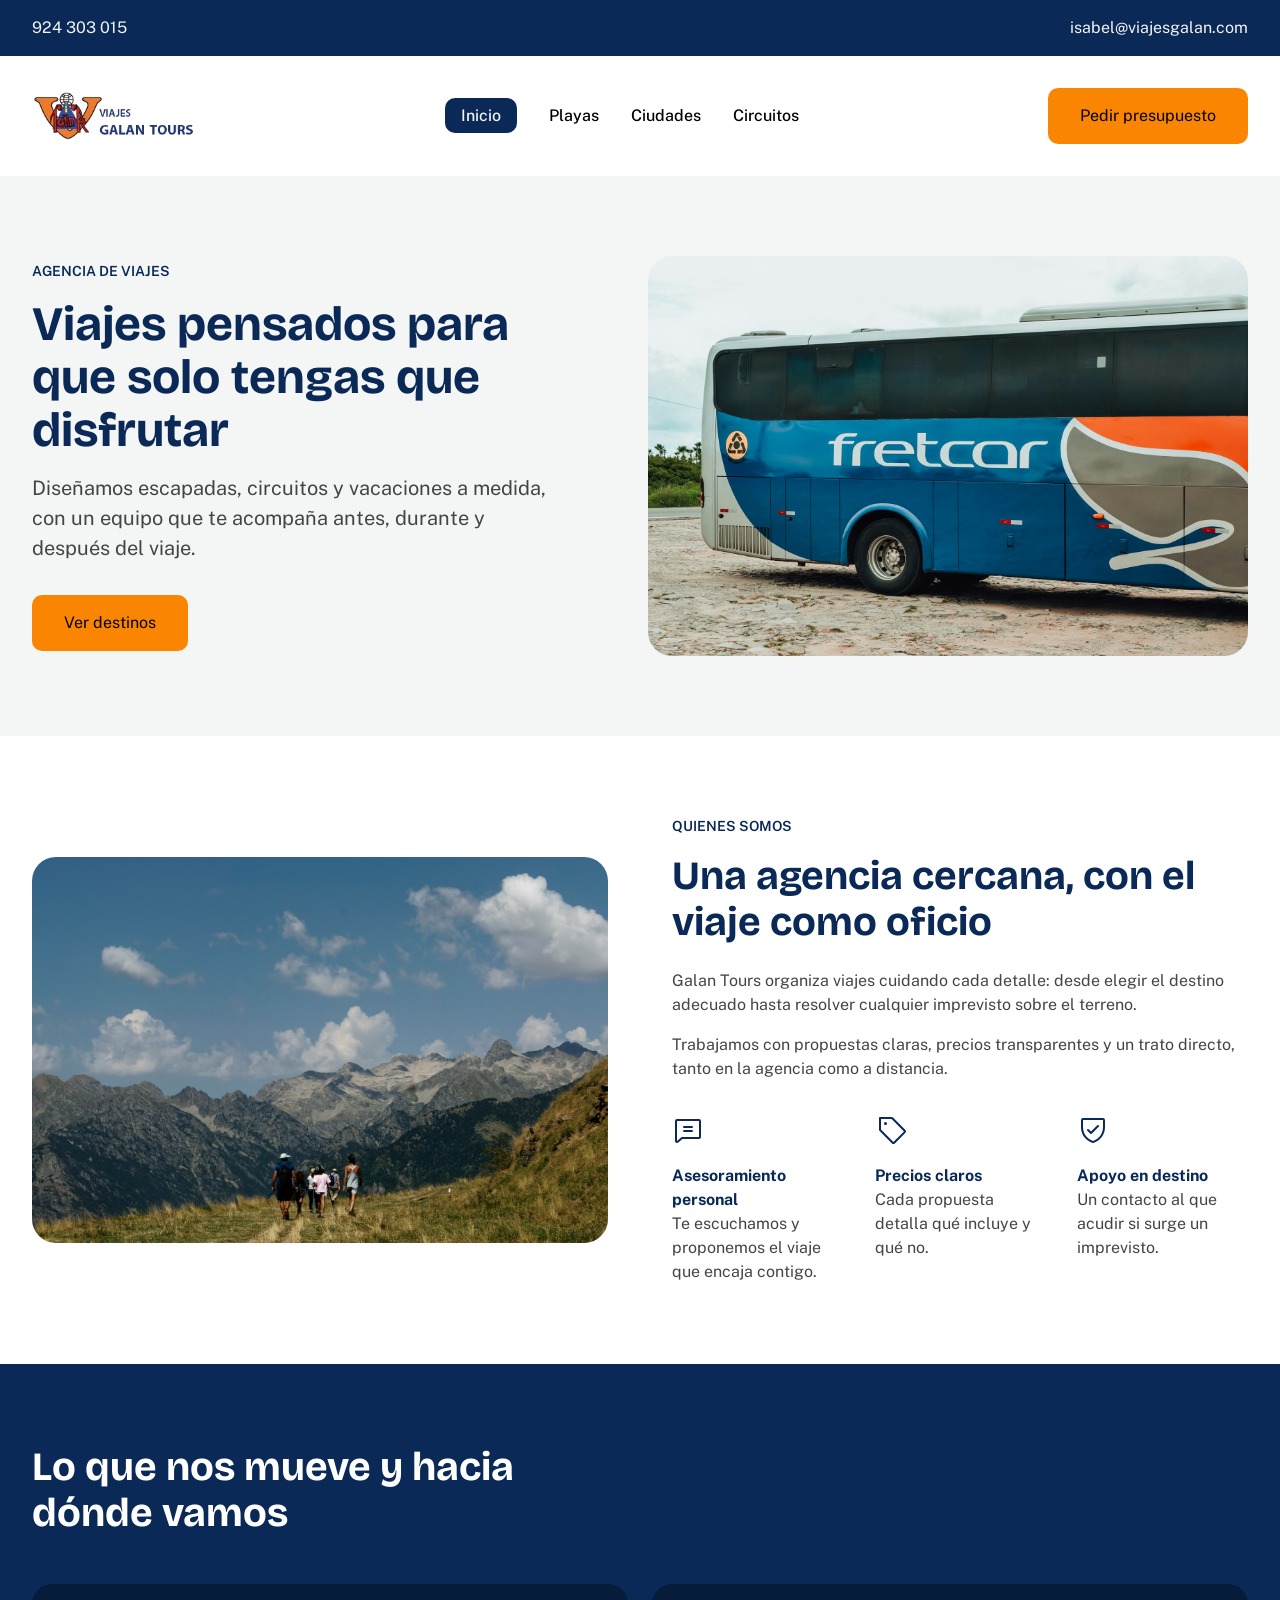
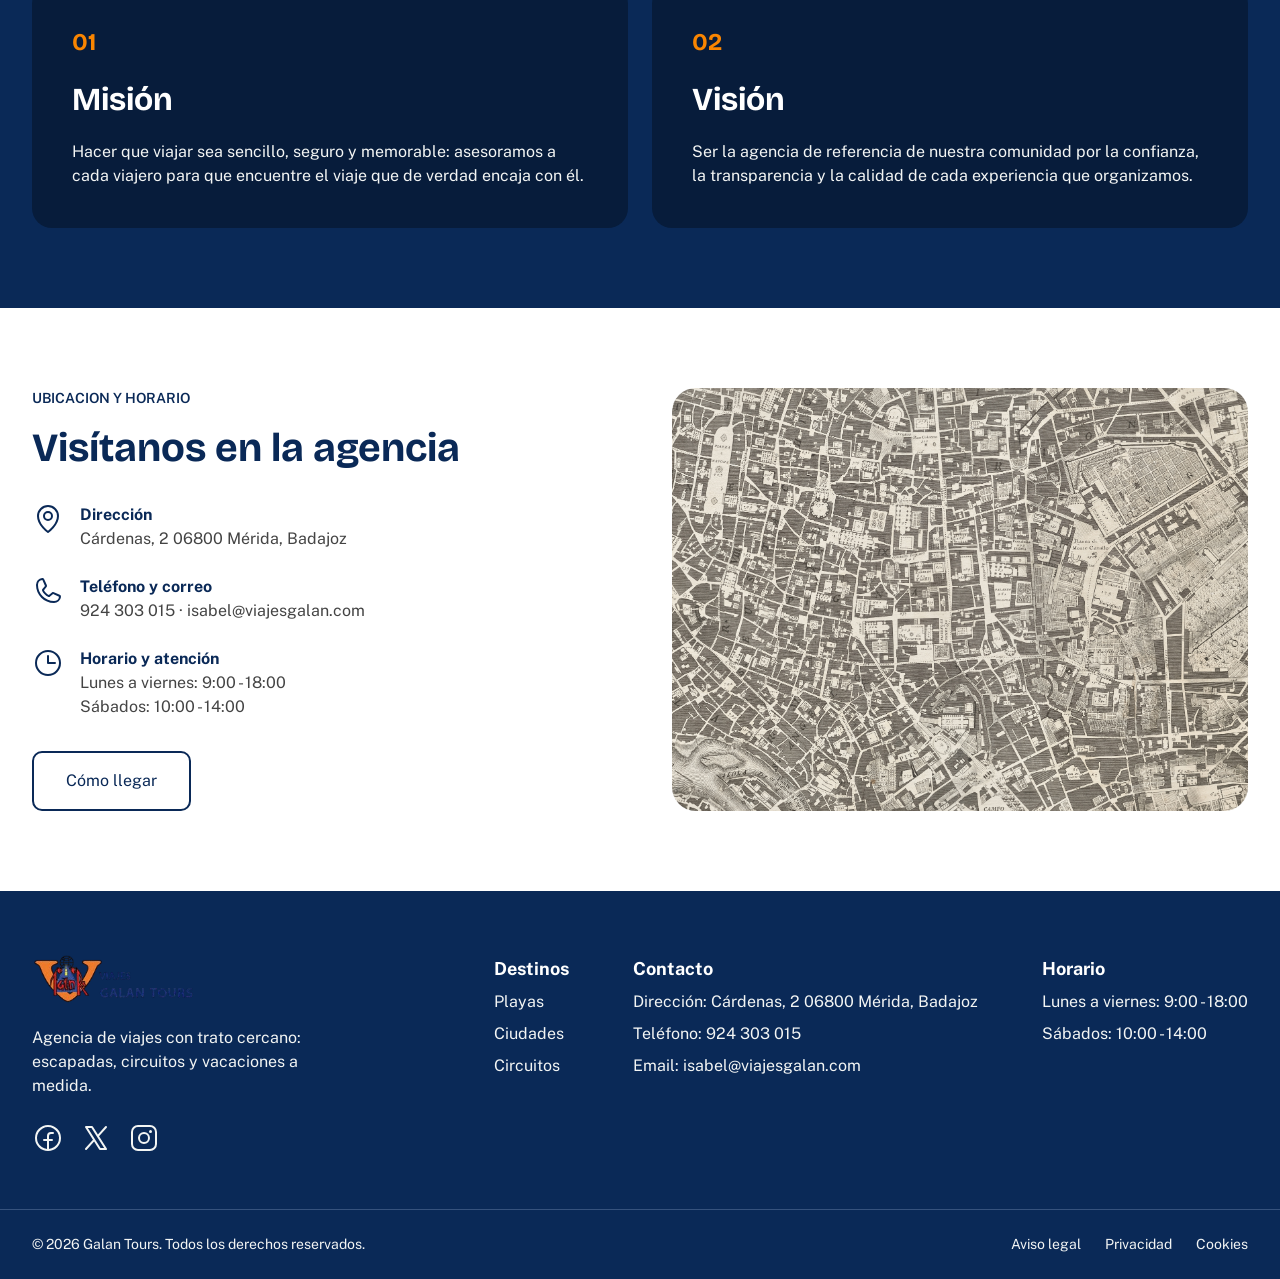
<file: Proyecto_Agencia/index.html>
<!DOCTYPE html>
<html lang="es">
<head>
    <meta charset="UTF-8">
    <meta name="viewport" content="width=device-width, initial-scale=1.0">
    <link rel="stylesheet" href="./styles/style.css">
    <title>Galan Tours</title>
</head>
<body>
    <header>
        <div class="header_up">
            <div class="container header_info">
                <p>924 303 015</p>
                <p>isabel@viajesgalan.com</p>
            </div>
        </div>

        <div class="container header_down">
            <img src="./images/logo.png" alt="Logo de Galan Tours">

            <nav>
                <ul>
                    <li><a href="#" class="a_activo">Inicio</a></li>
                    <li><a href="#">Playas</a></li>
                    <li><a href="#">Ciudades</a></li>
                    <li><a href="#">Circuitos</a></li>
                </ul>
            </nav>

            <a href="#" class="a_destacado">Pedir presupuesto</a>
        </div>
    </header>

    <main>
        <div class="banner_bg">
            <section id="banner" class="container">
                <div class="banner_texto">
                    <p class="etiqueta">AGENCIA DE VIAJES</p>
                    <h1>Viajes pensados para que solo tengas que disfrutar</h1>
                    <p class="banner_descripcion">Diseñamos escapadas, circuitos y vacaciones a medida, con un equipo que te acompaña antes, durante y después del viaje.</p>
                    <a href="#" class="a_destacado">Ver destinos</a>
                </div>

                <div>
                    <img src="./images/banner.jpg" alt="Imagen de la agencia de viajes" width="600">
                </div>
            </section>
        </div>

        <section id="presentacion" class="container">
            <div>
                <img src="./images/presentacion.jpg" alt="Imagen de la agencia de viajes">
            </div>

            <div>
                <p class="etiqueta">QUIENES SOMOS</p>
                <h2>Una agencia cercana, con el viaje como oficio</h2>
                <p class="texto">Galan Tours organiza viajes cuidando cada detalle: desde elegir el destino adecuado hasta resolver cualquier imprevisto sobre el terreno.</p>
                <p class="texto">Trabajamos con propuestas claras, precios transparentes y un trato directo, tanto en la agencia como a distancia.</p>

                <div class="puntos">
                    <article class="punto">
                        <svg aria-hidden="true" xmlns="http://www.w3.org/2000/svg" width="32" height="32" fill="#000" viewBox="0 0 256 256"><path d="M216 48H40a16 16 0 0 0-16 16v160a15.85 15.85 0 0 0 9.24 14.5A16.1 16.1 0 0 0 40 240a15.9 15.9 0 0 0 10.25-3.78l.09-.07L83 208h133a16 16 0 0 0 16-16V64a16 16 0 0 0-16-16m0 144H80a8 8 0 0 0-5.23 1.95L40 224V64h176ZM88 112a8 8 0 0 1 8-8h64a8 8 0 0 1 0 16H96a8 8 0 0 1-8-8m0 32a8 8 0 0 1 8-8h64a8 8 0 1 1 0 16H96a8 8 0 0 1-8-8"/></svg>
                        <p><strong>Asesoramiento personal</strong></p>
                        <p>Te escuchamos y proponemos el viaje que encaja contigo.</p>
                    </article>

                    <article class="punto">
                        <svg aria-hidden="true" xmlns="http://www.w3.org/2000/svg" width="32" height="32" fill="#000" viewBox="0 0 256 256"><path d="M243.31 136 144 36.69A15.86 15.86 0 0 0 132.69 32H40a8 8 0 0 0-8 8v92.69A15.86 15.86 0 0 0 36.69 144L136 243.31a16 16 0 0 0 22.63 0l84.68-84.68a16 16 0 0 0 0-22.63m-96 96L48 132.69V48h84.69L232 147.31ZM96 84a12 12 0 1 1-12-12 12 12 0 0 1 12 12"/></svg>
                        <p><strong>Precios claros</strong></p>
                        <p>Cada propuesta detalla qué incluye y qué no.</p>
                    </article>

                    <article class="punto">
                        <svg aria-hidden="true" xmlns="http://www.w3.org/2000/svg" width="32" height="32" fill="#000" viewBox="0 0 256 256"><path d="M208 40H48a16 16 0 0 0-16 16v56c0 52.72 25.52 84.67 46.93 102.19 23.06 18.86 46 25.26 47 25.53a8 8 0 0 0 4.2 0c1-.27 23.91-6.67 47-25.53C198.48 196.67 224 164.72 224 112V56a16 16 0 0 0-16-16m0 72c0 37.07-13.66 67.16-40.6 89.42a129.3 129.3 0 0 1-39.4 22.2 128.3 128.3 0 0 1-38.92-21.81C61.82 179.51 48 149.3 48 112V56h160ZM82.34 141.66a8 8 0 0 1 11.32-11.32L112 148.69l50.34-50.35a8 8 0 0 1 11.32 11.32l-56 56a8 8 0 0 1-11.32 0Z"/></svg>
                        <p><strong>Apoyo en destino</strong></p>
                        <p>Un contacto al que acudir si surge un imprevisto.</p>
                    </article>
                </div>
            </div>
        </section>

        <div class="mision_bg">
            <section id="mision_vision" class="container">
                <h2>Lo que nos mueve y hacia dónde vamos</h2>

                <div class="mision_cajas">
                    <article>
                        <p class="numero">01</p>
                        <h3>Misión</h3>
                        <p>Hacer que viajar sea sencillo, seguro y memorable: asesoramos a cada viajero para que encuentre el viaje que de verdad encaja con él.</p>
                    </article>

                    <article>
                        <p class="numero">02</p>
                        <h3>Visión</h3>
                        <p>Ser la agencia de referencia de nuestra comunidad por la confianza, la transparencia y la calidad de cada experiencia que organizamos.</p>
                    </article>
                </div>
            </section>
        </div>

        <section id="ubicacion" class="container">
            <div>
                <p class="etiqueta">UBICACION Y HORARIO</p>
                <h2>Visítanos en la agencia</h2>
                <div class="datos">
                    <article class="dato">
                        <svg aria-hidden="true" xmlns="http://www.w3.org/2000/svg" width="32" height="32" fill="#000" viewBox="0 0 256 256"><path d="M128 64a40 40 0 1 0 40 40 40 40 0 0 0-40-40m0 64a24 24 0 1 1 24-24 24 24 0 0 1-24 24m0-112a88.1 88.1 0 0 0-88 88c0 31.4 14.51 64.68 42 96.25a254.2 254.2 0 0 0 41.45 38.3 8 8 0 0 0 9.18 0 254.2 254.2 0 0 0 41.37-38.3c27.45-31.57 42-64.85 42-96.25a88.1 88.1 0 0 0-88-88m0 206c-16.53-13-72-60.75-72-118a72 72 0 0 1 144 0c0 57.23-55.47 105-72 118"/></svg>
                        <div>
                            <p><strong>Dirección</strong></p>
                            <p>Cárdenas, 2 06800 Mérida, Badajoz</p>
                        </div>
                    </article>

                    <article class="dato">
                        <svg aria-hidden="true" xmlns="http://www.w3.org/2000/svg" width="32" height="32" fill="#000" viewBox="0 0 256 256"><path d="m222.37 158.46-47.11-21.11-.13-.06a16 16 0 0 0-15.17 1.4 8 8 0 0 0-.75.56L134.87 160c-15.42-7.49-31.34-23.29-38.83-38.51l20.78-24.71c.2-.25.39-.5.57-.77a16 16 0 0 0 1.32-15.06v-.12L97.54 33.64a16 16 0 0 0-16.62-9.52A56.26 56.26 0 0 0 32 80c0 79.4 64.6 144 144 144a56.26 56.26 0 0 0 55.88-48.92 16 16 0 0 0-9.51-16.62M176 208A128.14 128.14 0 0 1 48 80a40.2 40.2 0 0 1 34.87-40 .6.6 0 0 0 0 .12l21 47-20.67 24.74a6 6 0 0 0-.57.77 16 16 0 0 0-1 15.7c9.06 18.53 27.73 37.06 46.46 46.11a16 16 0 0 0 15.75-1.14 8 8 0 0 0 .74-.56L168.89 152l47 21.05h.11A40.21 40.21 0 0 1 176 208"/></svg>
                        <div>
                            <p><strong>Teléfono y correo</strong></p>
                            <p>924 303 015 · isabel@viajesgalan.com</p>
                        </div>
                    </article>

                    <article class="dato">
                        <svg aria-hidden="true" xmlns="http://www.w3.org/2000/svg" width="32" height="32" fill="#000" viewBox="0 0 256 256"><path d="M128 24a104 104 0 1 0 104 104A104.11 104.11 0 0 0 128 24m0 192a88 88 0 1 1 88-88 88.1 88.1 0 0 1-88 88m64-88a8 8 0 0 1-8 8h-56a8 8 0 0 1-8-8V72a8 8 0 0 1 16 0v48h48a8 8 0 0 1 8 8"/></svg>
                        <div>
                            <p><strong>Horario y atención</strong></p>
                            <p>Lunes a viernes: 9:00 - 18:00</p>
                            <p>Sábados: 10:00 - 14:00</p>
                        </div>
                    </article>
                </div>

                <a href="#" class="a_secundario">Cómo llegar</a>
            </div>

            <div>
                <img src="./images/ubicacion.jpg" alt="Imagen de la ubicación de la agencia de viajes">
            </div>
        </section>
    </main>

    <footer>
        <section class="container footer_main">
            <div class="footer_marca">
                <img src="./images/logo.png" alt="Logo de Galan Tours">

                <p>Agencia de viajes con trato cercano: escapadas, circuitos y vacaciones a medida.</p>

                <div class="redes">
                    <a href="#" aria-label="Facebook"><svg aria-hidden="true" xmlns="http://www.w3.org/2000/svg" width="32" height="32" fill="#000" viewBox="0 0 256 256"><path d="M128 24a104 104 0 1 0 104 104A104.11 104.11 0 0 0 128 24m8 191.63V152h24a8 8 0 0 0 0-16h-24v-24a16 16 0 0 1 16-16h16a8 8 0 0 0 0-16h-16a32 32 0 0 0-32 32v24H96a8 8 0 0 0 0 16h24v63.63a88 88 0 1 1 16 0"/></svg></a>
                    <a href="#" aria-label="X"><svg aria-hidden="true" xmlns="http://www.w3.org/2000/svg" width="32" height="32" fill="#000" viewBox="0 0 256 256"><path d="m214.75 211.71-62.6-98.38 61.77-67.95a8 8 0 0 0-11.84-10.76l-58.84 64.72-40.49-63.63A8 8 0 0 0 96 32H48a8 8 0 0 0-6.75 12.3l62.6 98.37-61.77 68a8 8 0 1 0 11.84 10.76l58.84-64.72 40.49 63.63A8 8 0 0 0 160 224h48a8 8 0 0 0 6.75-12.29M164.39 208 62.57 48h29l101.86 160Z"/></svg></a>
                    <a href="#" aria-label="Instagram"><svg aria-hidden="true" xmlns="http://www.w3.org/2000/svg" width="32" height="32" fill="#000" viewBox="0 0 256 256"><path d="M128 80a48 48 0 1 0 48 48 48.05 48.05 0 0 0-48-48m0 80a32 32 0 1 1 32-32 32 32 0 0 1-32 32m48-136H80a56.06 56.06 0 0 0-56 56v96a56.06 56.06 0 0 0 56 56h96a56.06 56.06 0 0 0 56-56V80a56.06 56.06 0 0 0-56-56m40 152a40 40 0 0 1-40 40H80a40 40 0 0 1-40-40V80a40 40 0 0 1 40-40h96a40 40 0 0 1 40 40ZM192 76a12 12 0 1 1-12-12 12 12 0 0 1 12 12"/></svg></a>
                </div>
            </div>

            <div id="informacion">
                <div>
                    <p><strong>Destinos</strong></p>
                    <ul>
                        <li><a href="#">Playas</a></li>
                        <li><a href="#">Ciudades</a></li>
                        <li><a href="#">Circuitos</a></li>
                    </ul>
                </div>

                <div>
                    <p><strong>Contacto</strong></p>
                    <p>Dirección: Cárdenas, 2 06800 Mérida, Badajoz</p>
                    <p>Teléfono: 924 303 015</p>
                    <p>Email: isabel@viajesgalan.com</p>
                </div>

                <div>
                    <p><strong>Horario</strong></p>
                    <p>Lunes a viernes: 9:00 - 18:00</p>
                    <p>Sábados: 10:00 - 14:00</p>
                </div>
            </div>
        </section>

        <section id="copyright" class="container">
            <div>
                <p>&copy; 2026 Galan Tours. Todos los derechos reservados.</p>
            </div>

            <div>
                <ul>
                    <li><a href="#">Aviso legal</a></li>
                    <li><a href="#">Privacidad</a></li>
                    <li><a href="#">Cookies</a></li>
                </ul>
            </div>
        </section>
    </footer>
</body>
</html>
</file>
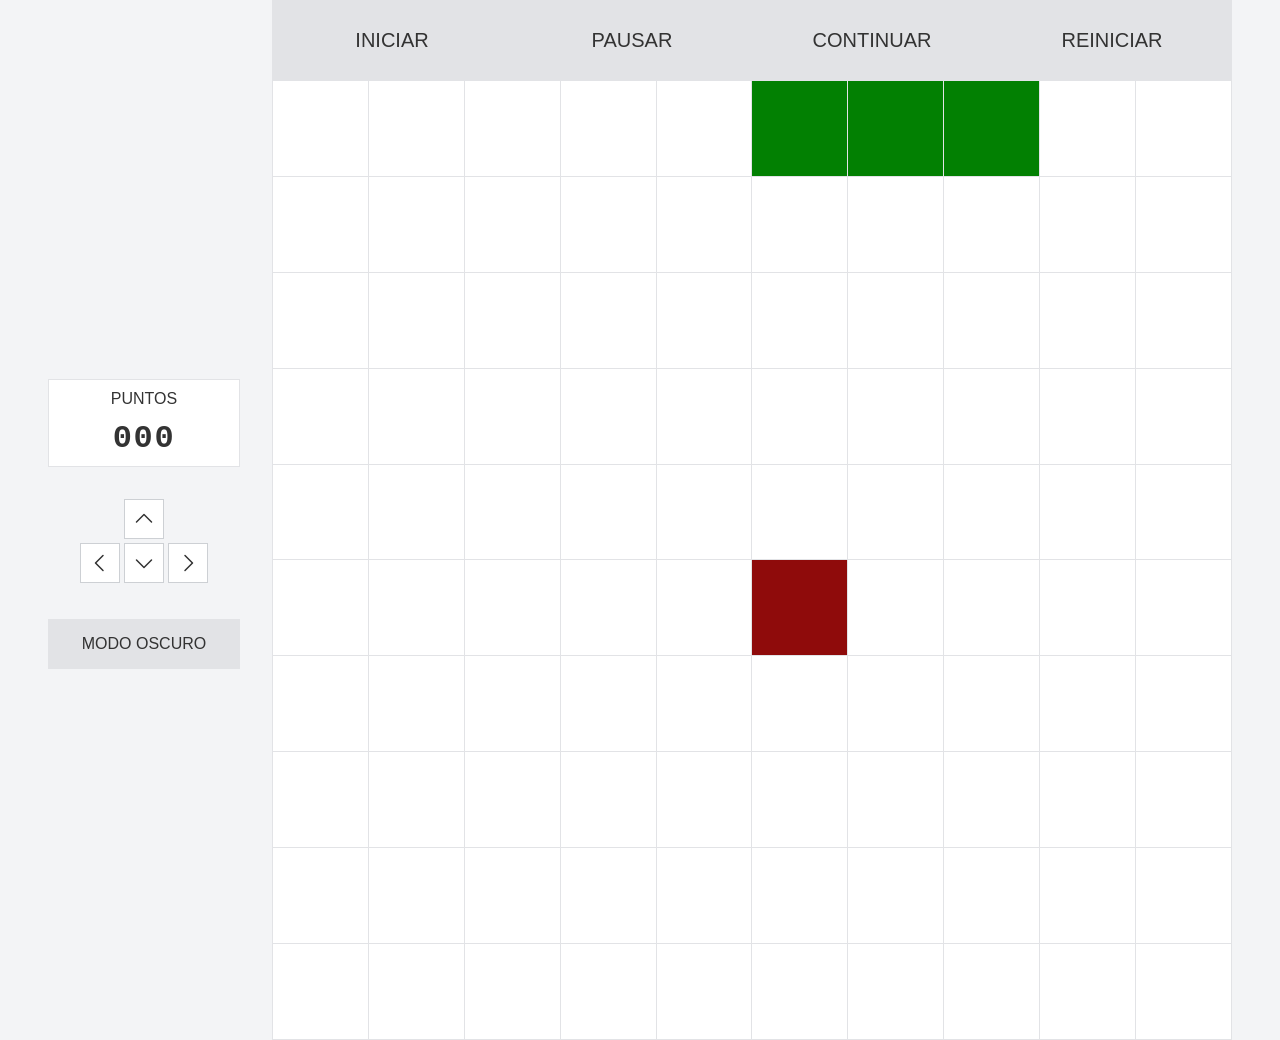
<file: Serpiente/index.html>
<!DOCTYPE html>
<html lang="es">
<head>
    <meta charset="UTF-8">
    <meta name="viewport" content="width=device-width, initial-scale=1.0">
    <link rel="icon" type="image/webp" href="/images/favicon.webp">
    <link rel="stylesheet" href="style.css">
    <title>Serpiente</title>
</head>
<body>
    <div class="panel-lateral">
        <div class="puntuacion">
            <h2>PUNTOS</h2>
            <p id="puntos">000</p>
        </div>

        <div class="flechas">
            <div class="fila-flecha">
                <span id="teclaArriba" class="flecha">
                    <svg class="icono-flecha arriba" xmlns="http://www.w3.org/2000/svg" width="32" height="32" fill="#000000" viewBox="0 0 256 256"><path d="M213.66,165.66a8,8,0,0,1-11.32,0L128,91.31,53.66,165.66a8,8,0,0,1-11.32-11.32l80-80a8,8,0,0,1,11.32,0l80,80A8,8,0,0,1,213.66,165.66Z"></path></svg>
                </span>
            </div>
            <div class="fila-flecha">
                <span id="teclaIzquierda" class="flecha">
                    <svg class="icono-flecha izquierda" xmlns="http://www.w3.org/2000/svg" width="32" height="32" fill="#000000" viewBox="0 0 256 256"><path d="M165.66,202.34a8,8,0,0,1-11.32,11.32l-80-80a8,8,0,0,1,0-11.32l80-80a8,8,0,0,1,11.32,11.32L91.31,128Z"></path></svg>
                </span>
                <span id="teclaAbajo" class="flecha">
                    <svg class="icono-flecha abajo" xmlns="http://www.w3.org/2000/svg" width="32" height="32" fill="#000000" viewBox="0 0 256 256"><path d="M213.66,101.66l-80,80a8,8,0,0,1-11.32,0l-80-80A8,8,0,0,1,53.66,90.34L128,164.69l74.34-74.35a8,8,0,0,1,11.32,11.32Z"></path></svg>
                </span>
                <span id="teclaDerecha" class="flecha">
                    <svg class="icono-flecha derecha" xmlns="http://www.w3.org/2000/svg" width="32" height="32" fill="#000000" viewBox="0 0 256 256"><path d="M181.66,133.66l-80,80a8,8,0,0,1-11.32-11.32L164.69,128,90.34,53.66a8,8,0,0,1,11.32-11.32l80,80A8,8,0,0,1,181.66,133.66Z"></path></svg>
                </span>
            </div>
        </div>

        <button id="tema">MODO OSCURO</button>
    </div>

    <div class="wrapper">
        <div class="controles">
            <button id="iniciar">INICIAR</button>
            <button id="pausar">PAUSAR</button>
            <button id="continuar">CONTINUAR</button>
            <button id="reiniciar">REINICIAR</button>
        </div>
        <div class="juego">
            <table id="tabla">
                
            </table>
        </div>
    </div>

    <script src="script.js"></script>
</body>
</html>
</file>
<file: Proyecto_Agencia/styles/style.css>
@import url('https://fonts.googleapis.com/css2?family=Bricolage+Grotesque:opsz,wght@12..96,700&family=Public+Sans:wght@400;500;600&display=swap');

:root {
    --color-primario: #F3F5F4;
    --color-secundario: hsl(216, 79%, 19%);
    --color-secundario-oscuro: hsl(216, 79%, 13%);
    --color-acento: hsl(32, 99%, 49%);
    --color-fondo-2: hsl(150, 9%, 96%);
    --color-texto: #444444;
}

* {
    margin: 0;
    padding: 0;
    box-sizing: border-box;
    font-family: 'Public Sans', sans-serif;
}

body {
    background-color: #ffffff;
    color: var(--color-texto);
    line-height: 1.5;
}

h1, h2, h3 {
    font-family: 'Bricolage Grotesque', sans-serif;
    font-weight: 700;
}

ul {
    list-style: none;
}

.container {
    max-width: 1600px;
    margin: 0 auto;
    padding: 0 2rem;
}

a {
    text-decoration: none;
    color: #000000;
}

/* BOTONES Y ENLACES */
.a_destacado {
    display: inline-block;
    background-color: var(--color-acento);
    padding: 1rem 2rem;
    border-radius: 10px;
}

.a_activo {
    background-color: var(--color-secundario);
    color: var(--color-primario);
    padding: 0.5rem 1rem;
    border-radius: 10px;
}

.a_secundario {
    display: inline-block;
    border: 2px solid var(--color-secundario);
    color: var(--color-secundario);
    padding: 1rem 2rem;
    border-radius: 10px;
}

/* TEXTOS COMUNES */
.etiqueta {
    font-size: 0.875rem;
    font-weight: 600;
    color: var(--color-secundario);
    margin-bottom: 1rem;
}

.texto {
    line-height: 1.5;
    margin-bottom: 1rem;
}

/* HEADER */
.header_up {
    background-color: var(--color-secundario);
    color: var(--color-primario);
    padding: 1rem 0;
}

.header_info {
    display: flex;
    justify-content: space-between;
}

.header_down {
    padding-top: 2rem;
    padding-bottom: 2rem;
    display: flex;
    justify-content: space-between;
    align-items: center;
}

.header_down img {
    height: 3rem;
    width: auto;
}

.header_down nav ul {
    display: flex;
    gap: 2rem;
    font-weight: 500;
}

/* BANNER */
.banner_bg {
    background-color: var(--color-fondo-2);
    padding: 5rem 0;
}

#banner {
    display: flex;
    justify-content: space-between;
    align-items: center;
}

.banner_texto {
    max-width: 520px;
}

.banner_etiqueta {
    font-size: 0.875rem;
    font-weight: 600;
    color: var(--color-acento);
    margin-bottom: 1rem;
}

.banner_texto h1 {
    font-size: 3rem;
    line-height: 1.1;
    color: var(--color-secundario);
    margin-bottom: 1rem;
}

.banner_descripcion {
    font-size: 1.25rem;
    line-height: 1.5;
    color: var(--color-texto);
    margin-bottom: 2rem;
}

#banner img {
    display: block;
    max-width: 100%;
    height: auto;
    border-radius: 24px;
}

/* PRESENTACION */
#presentacion {
    display: flex;
    align-items: center;
    gap: 4rem;
    padding-top: 5rem;
    padding-bottom: 5rem;
}

#presentacion > div {
    flex: 1;
}

#presentacion img {
    display: block;
    width: 100%;
    height: auto;
    border-radius: 24px;
}

#presentacion h2 {
    font-size: 2.5rem;
    line-height: 1.15;
    color: var(--color-secundario);
    margin-bottom: 1.5rem;
}

.puntos {
    display: flex;
    gap: 2rem;
    margin-top: 2rem;
}

.punto {
    flex: 1;
}

.punto svg {
    fill: var(--color-secundario);
    margin-bottom: 0.75rem;
}

.punto strong {
    color: var(--color-secundario);
}

/* MISION Y VISION */
.mision_bg {
    background-color: var(--color-secundario);
    padding: 5rem 0;
}

#mision_vision {
    display: flex;
    flex-direction: column;
    gap: 3rem;
}

#mision_vision h2 {
    font-size: 2.5rem;
    line-height: 1.15;
    color: #ffffff;
    max-width: 600px;
}

.mision_cajas {
    display: flex;
    gap: 1.5rem;
}

#mision_vision article {
    flex: 1;
    background-color: var(--color-secundario-oscuro);
    border-radius: 20px;
    padding: 2.5rem;
}

.numero {
    font-family: 'Bricolage Grotesque', sans-serif;
    font-size: 1.5rem;
    font-weight: 700;
    color: var(--color-acento);
    margin-bottom: 1rem;
}

#mision_vision h3 {
    font-size: 2rem;
    color: #ffffff;
    margin-bottom: 1rem;
}

#mision_vision article p:last-child {
    color: var(--color-primario);
    line-height: 1.5;
}

/* UBICACION Y HORARIO */
#ubicacion {
    display: flex;
    align-items: stretch;
    gap: 4rem;
    padding-top: 5rem;
    padding-bottom: 5rem;
}

#ubicacion > div {
    flex: 1;
}

#ubicacion h2 {
    font-size: 2.5rem;
    line-height: 1.15;
    color: var(--color-secundario);
    margin-bottom: 2rem;
}

.datos {
    display: flex;
    flex-direction: column;
    gap: 1.5rem;
    margin-bottom: 2rem;
}

.dato {
    display: flex;
    align-items: flex-start;
    gap: 1rem;
}

.dato svg {
    flex-shrink: 0;
    fill: var(--color-secundario);
}

.dato strong {
    color: var(--color-secundario);
}

#ubicacion img {
    display: block;
    width: 100%;
    height: 100%;
    min-height: 400px;
    object-fit: cover;
    border-radius: 24px;
}

/* FOOTER */
footer {
    background-color: var(--color-secundario);
    color: var(--color-primario);
    padding-top: 4rem;
}

footer a {
    color: var(--color-primario);
}

footer a:hover {
    text-decoration: underline;
}

footer svg {
    fill: var(--color-primario);
}

.footer_main {
    display: flex;
    justify-content: space-between;
    gap: 4rem;
    padding-bottom: 3rem;
}

.footer_marca {
    max-width: 320px;
}

.footer_marca img {
    height: 3rem;
    width: auto;
    margin-bottom: 1rem;
}

.footer_marca p {
    margin-bottom: 1.5rem;
}

.redes {
    display: flex;
    gap: 1rem;
}

#informacion {
    display: flex;
    gap: 4rem;
}

#informacion strong {
    font-size: 1.125rem;
    color: #ffffff;
}

#informacion p,
#informacion li {
    margin-bottom: 0.5rem;
}

#copyright {
    display: flex;
    justify-content: space-between;
    border-top: 1px solid hsl(216, 40%, 35%);
    padding-top: 1.5rem;
    padding-bottom: 1.5rem;
    font-size: 0.875rem;
}

#copyright ul {
    display: flex;
    gap: 1.5rem;
}

/* RESPONSIVE */
@media (max-width: 768px) {
    .container {
        padding: 0 1rem;
    }

    /* Header */
    .header_info {
        font-size: 0.875rem;
    }

    .header_down {
        flex-direction: column;
        gap: 1rem;
    }

    .header_down nav ul {
        flex-wrap: wrap;
        justify-content: center;
        gap: 0.5rem;
    }

    .header_down nav a {
        display: inline-block;
        padding: 0.75rem 1rem;
    }

    /* Banner */
    .banner_bg {
        padding: 3rem 0;
    }

    #banner {
        flex-direction: column;
        align-items: stretch;
        gap: 2rem;
    }

    .banner_texto {
        max-width: none;
    }

    .banner_texto h1 {
        font-size: 2.25rem;
    }

    /* Quienes somos */
    #presentacion {
        flex-direction: column;
        gap: 2rem;
        padding-top: 3rem;
        padding-bottom: 3rem;
    }

    #presentacion h2,
    #mision_vision h2,
    #ubicacion h2 {
        font-size: 2rem;
    }

    .puntos {
        flex-direction: column;
    }

    /* Mision y vision */
    .mision_bg {
        padding: 3rem 0;
    }

    .mision_cajas {
        flex-direction: column;
    }

    #mision_vision article {
        padding: 1.5rem;
    }

    /* Ubicacion */
    #ubicacion {
        flex-direction: column;
        gap: 2rem;
        padding-top: 3rem;
        padding-bottom: 3rem;
    }

    #ubicacion img {
        min-height: 250px;
    }

    /* Footer */
    .footer_main {
        flex-direction: column;
        gap: 2rem;
    }

    .footer_marca {
        max-width: none;
    }

    #informacion {
        flex-direction: column;
        gap: 1.5rem;
    }

    #copyright {
        flex-direction: column;
        gap: 1rem;
    }
}
</file>
<file: Serpiente/style.css>
* {
    margin: 0;
    padding: 0;
    box-sizing: border-box;
    font-family: 'Poppins', sans-serif;
}

:root {
    color-scheme: light;
    --bg-color: #f3f4f6;
    --panel-color: #fff;
    --controls-color: #e2e3e6;
    --hover-color: #cdd0d4;
    --border-color: #e2e3e6;
    --text-color: #333;
}

[data-theme="dark"] {
    color-scheme: dark;
    --bg-color: #202124;
    --panel-color: #303134;
    --controls-color: #424448;
    --hover-color: #585b61;
    --border-color: #555;
    --text-color: #f3f4f6;
}

body {
    background-color: var(--bg-color);
    display: grid;
    align-items: center;
    height: 100vh;
}

.panel-lateral {
    grid-column: 1;
    justify-self: end;
    margin-right: 2rem;
    display: flex;
    flex-direction: column;
    align-items: center;
}

.puntuacion {
    width: 12rem;
    height: 5.5rem;
    padding: 1.5rem 1rem;
    background-color: var(--panel-color);
    border: 1px solid var(--border-color);
    text-align: center;
    display: flex;
    flex-direction: column;
    justify-content: center;
    align-items: center;
    margin-top: 0.5rem;
}

.puntuacion h2 {
    margin-bottom: 0.75rem;
    color: var(--text-color);
    font-size: 1rem;
    font-weight: 500;
}

.puntuacion p {
    color: var(--text-color);
    font-family: 'Courier New', monospace;
    font-size: 2rem;
    font-weight: bold;
    letter-spacing: 0.1rem;
}

.flechas {
    width: 12rem;
    margin-top: 2rem;
    text-align: center;
}

.fila-flecha {
    display: flex;
    justify-content: center;
    gap: 0.25rem;
    margin-bottom: 0.25rem;
}

.flecha {
    width: 2.5rem;
    height: 2.5rem;
    display: flex;
    justify-content: center;
    align-items: center;
    background-color: var(--panel-color);
    border: 1px solid var(--hover-color);
    color: var(--text-color);
}

.flecha.activa {
    background-color: var(--controls-color);
}

.flecha:active {
    background-color: var(--controls-color);
}

#tema {
    margin-top: 2rem;
    width: 12rem;
    padding: 1rem;
    background-color: var(--controls-color);
    border: none;
    color: var(--text-color);
    cursor: pointer;
    font-size: 1rem;
    font-weight: 500;
}

#tema:hover {
    background-color: var(--hover-color);
}

.icono-flecha {
    width: 1.5rem;
    height: 1.5rem;
    fill: currentColor;
}

.wrapper {
    grid-column: 2;
    width: min(60rem, 100vw);
    height: auto;
    background-color: var(--panel-color);
}

.controles{
    background-color: var(--controls-color);
    height: 5rem;
    display: flex;
    justify-content: space-between;
}

.controles button{
    background-color: var(--controls-color);
    border: none;
    color: var(--text-color);
    padding: 1rem 2rem;
    margin: 0;
    cursor: pointer;
    width: 100%;
    font-size: 1.25rem;
    font-weight: 500;
}

.controles button:hover{
    background-color: var(--hover-color);
}

.juego {
    width: 100%;
    aspect-ratio: 1 / 1;
    display: flex;
    justify-content: center;
    align-items: center;
}

#tabla {
    width: 100%;
    height: 100%;
    table-layout: fixed;
    border-collapse: collapse;
}

#tabla td {
    width: auto;
    height: auto;
    padding: 0;
    border: 1px solid var(--border-color);
    color: transparent;
}

.serpiente {
    background-color: rgb(2, 128, 2);
}

.fruta {
    background-color: rgb(143, 11, 11);
}
</file>
